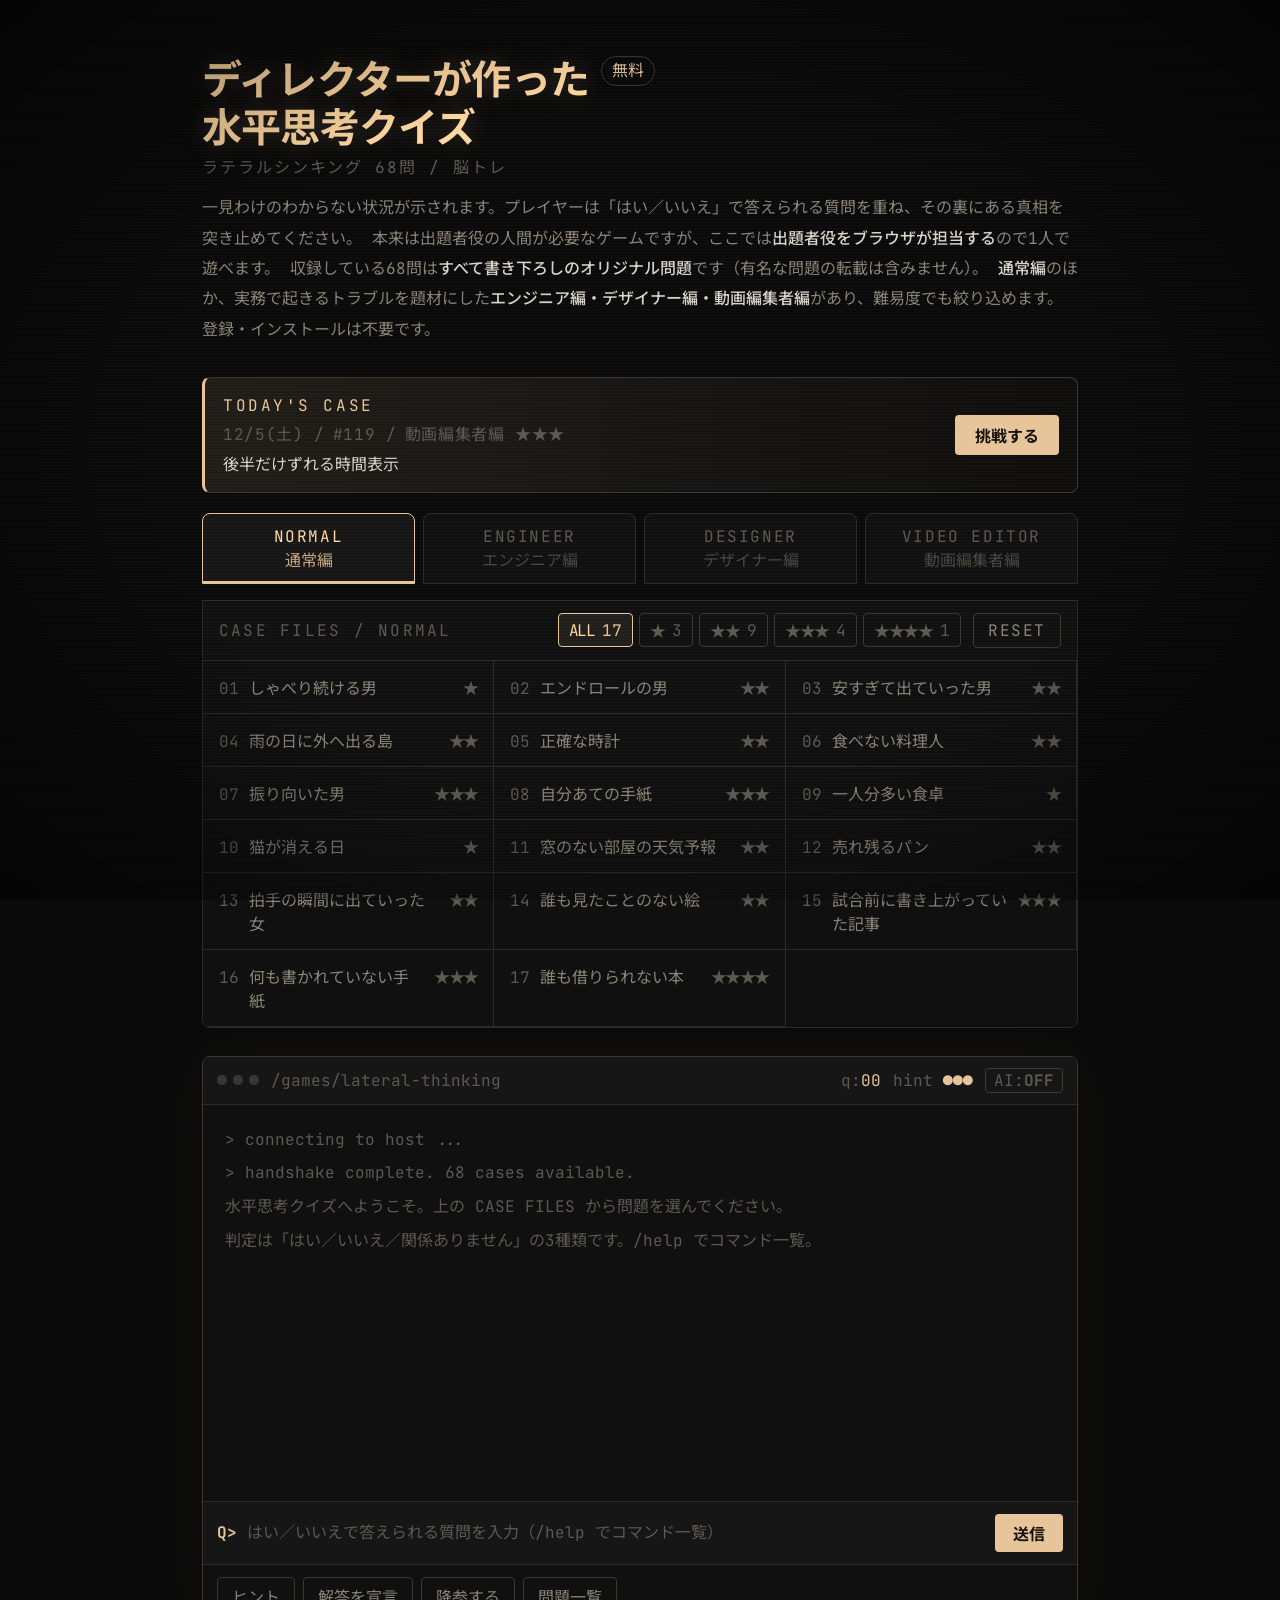
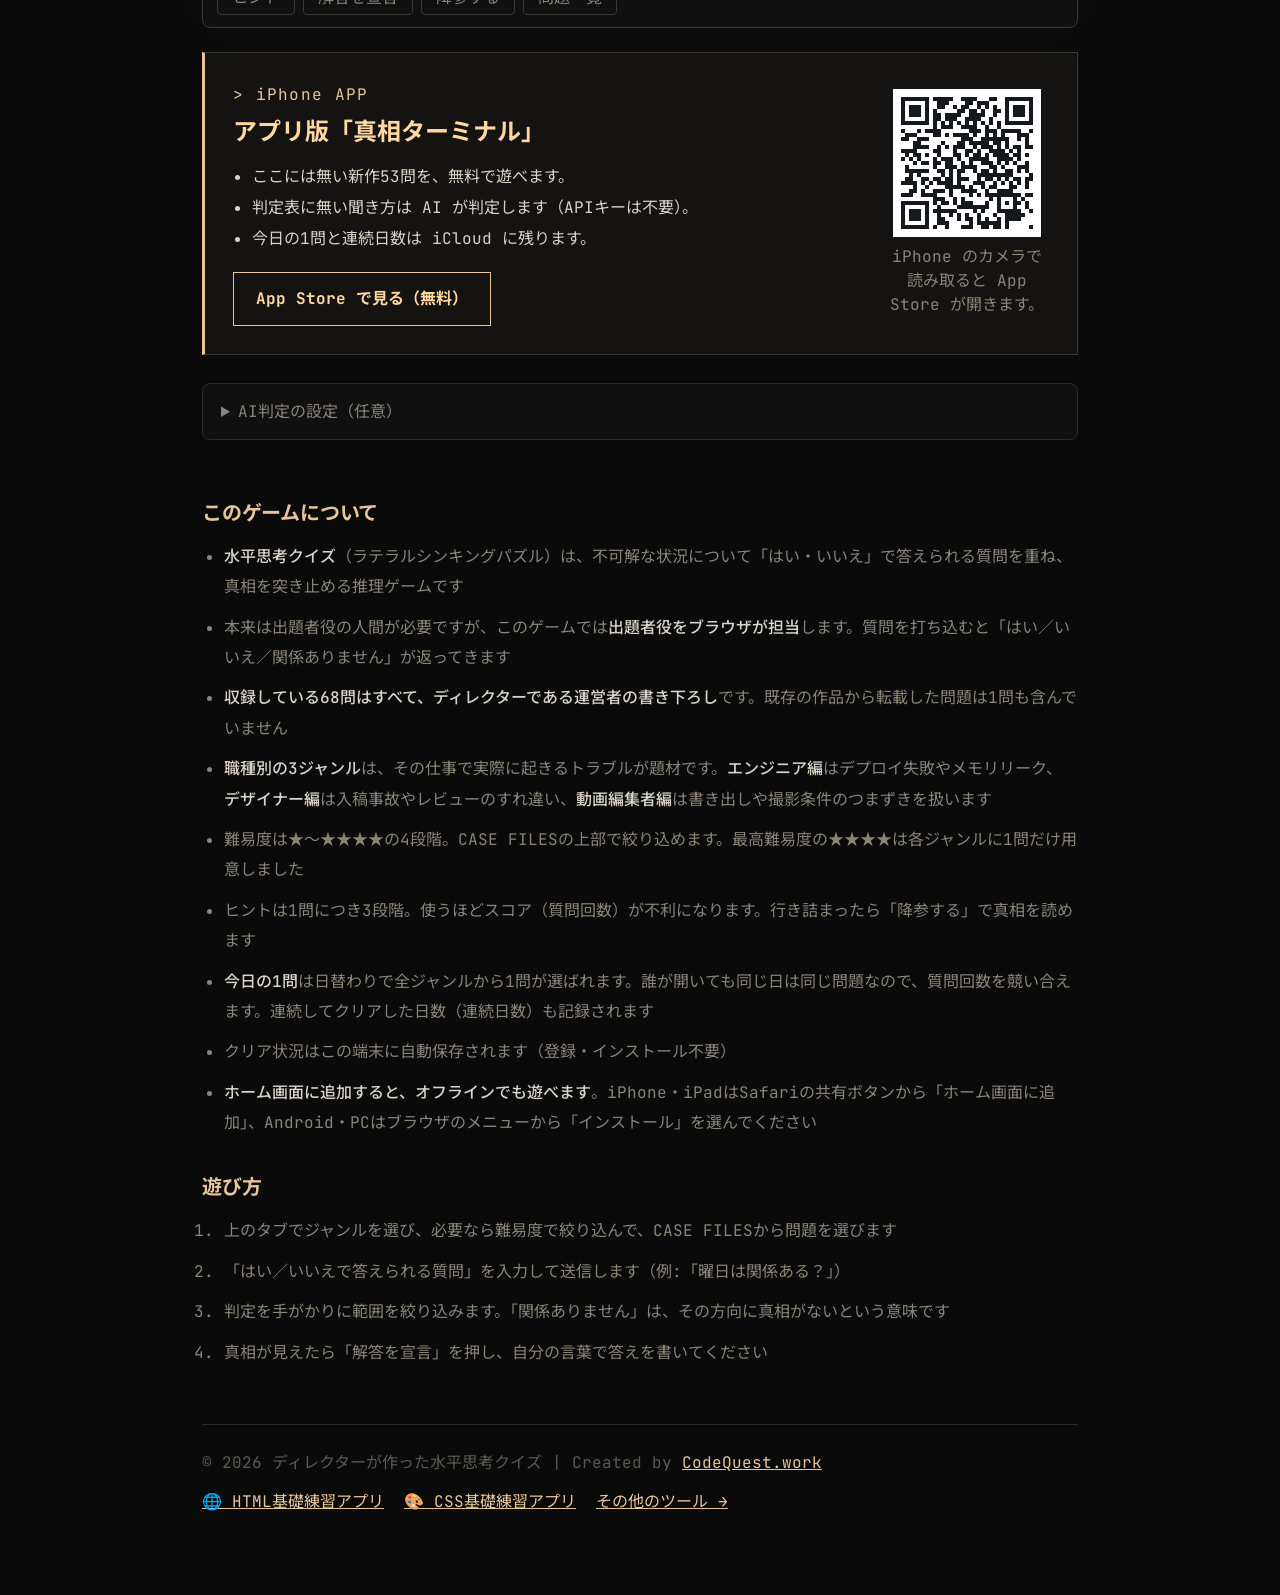
<file: lateral-thinking/index.html>
<!doctype html>
<html lang="ja">
<head>
<meta charset="UTF-8">
<meta name="viewport" content="width=device-width, initial-scale=1.0">
<meta name="apple-itunes-app" content="app-id=6831879553">
<title>ディレクターが作った水平思考クイズ｜脳トレになるラテラルシンキング68問</title>
<meta name="description" content="「はい／いいえ」で答えられる質問を重ね、一見不可解な状況の裏にある真相を突き止める脳トレです。出題者役はブラウザが担当するので1人で遊べます。通常編のほか、エンジニア・デザイナー・動画編集者の実務を題材にしたジャンルも収録。">
<link rel="canonical" href="https://codequest.work/games/lateral-thinking/">
<link rel="alternate" hreflang="ja" href="https://codequest.work/games/lateral-thinking/">
<link rel="alternate" hreflang="x-default" href="https://codequest.work/games/lateral-thinking/">
<meta name="robots" content="index, follow">

<meta property="og:type" content="website">
<meta property="og:site_name" content="CodeQuest.work">
<meta property="og:locale" content="ja_JP">
<meta property="og:title" content="ディレクターが作った水平思考クイズ｜脳トレになるラテラルシンキング68問">
<meta property="og:description" content="出題者役はブラウザが担当。質問を打ち込むと「はい／いいえ／関係ありません」が返ります。通常編・エンジニア編・デザイナー編・動画編集者編を各17問収録。">
<meta property="og:url" content="https://codequest.work/games/lateral-thinking/">
<meta property="og:image" content="https://codequest.work/games/lateral-thinking/assets/og.jpg?v=20261024">
<meta property="og:image:width" content="1200">
<meta property="og:image:height" content="630">
<meta property="og:image:alt" content="ディレクターが作った水平思考クイズ／ラテラルシンキング68問">

<meta name="twitter:card" content="summary_large_image">
<meta name="twitter:title" content="ディレクターが作った水平思考クイズ｜脳トレになるラテラルシンキング68問">
<meta name="twitter:description" content="質問を打ち込むと「はい／いいえ／関係ありません」が返る水平思考クイズ。通常編・エンジニア編・デザイナー編・動画編集者編を各17問収録した無料ゲームです。">
<meta name="twitter:image" content="https://codequest.work/games/lateral-thinking/assets/og.jpg?v=20261024">

<script type="application/ld+json">
{
  "@context": "https://schema.org",
  "@graph": [
    {
      "@type": "WebApplication",
      "name": "ディレクターが作った水平思考クイズ（68問）",
      "url": "https://codequest.work/games/lateral-thinking/",
      "description": "ディレクターが書き下ろした問題だけを収録した水平思考クイズ。出題者役をブラウザが担当し、プレイヤーの質問に「はい／いいえ／関係ありません」で答える。通常編・エンジニア編・デザイナー編・動画編集者編の4ジャンルを各17問収録。進捗の自動保存に対応。登録・インストール不要。",
      "applicationCategory": "GameApplication",
      "operatingSystem": "Web",
      "browserRequirements": "Requires JavaScript.",
      "inLanguage": "ja",
      "isAccessibleForFree": true,
      "offers": { "@type": "Offer", "price": "0", "priceCurrency": "JPY" },
      "creator": { "@type": "Organization", "name": "CodeQuest.work", "url": "https://codequest.work/" }
    },
    {
      "@type": "BreadcrumbList",
      "itemListElement": [
        { "@type": "ListItem", "position": 1, "name": "ホーム", "item": "https://codequest.work/" },
        { "@type": "ListItem", "position": 2, "name": "ディレクターが作った水平思考クイズ", "item": "https://codequest.work/games/lateral-thinking/" }
      ]
    },
    {
      "@type": "FAQPage",
      "mainEntity": [
        {
          "@type": "Question",
          "name": "水平思考クイズとはどんなゲームですか？",
          "acceptedAnswer": { "@type": "Answer", "text": "出題者が提示した一見不可解な状況について、プレイヤーが「はい」「いいえ」で答えられる質問を重ねて真相を突き止める推理ゲームです。ラテラルシンキングパズルとも呼ばれます。" }
        },
        {
          "@type": "Question",
          "name": "収録されているのは有名な問題ですか？",
          "acceptedAnswer": { "@type": "Answer", "text": "いいえ。収録している68問はすべて、ディレクターである運営者が書き下ろしたオリジナル問題です。既存の作品から転載した問題は含んでいません。エンジニア編・デザイナー編・動画編集者編は、それぞれの実務で実際に起きるトラブルを題材にしています。" }
        },
        {
          "@type": "Question",
          "name": "1人でも遊べますか？",
          "acceptedAnswer": { "@type": "Answer", "text": "遊べます。通常は出題者役の人間が必要ですが、このゲームでは出題者役をブラウザが担当するため、1人で質問を重ねて真相にたどり着けます。" }
        },
        {
          "@type": "Question",
          "name": "AIやアカウント登録は必要ですか？",
          "acceptedAnswer": { "@type": "Answer", "text": "不要です。判定は問題ごとに用意された判定表でおこなうため、AIをオフのままでも最後まで遊べます。より自由な質問に答えさせたい場合のみ、任意でAI判定を有効にできます。" }
        },
        {
          "@type": "Question",
          "name": "毎日1問だけ遊べますか？",
          "acceptedAnswer": { "@type": "Answer", "text": "「今日の1問」として日替わりの問題を用意しています。全ジャンルから日付ごとに1問が選ばれ、誰が開いても同じ日には同じ問題が出ます。連続してクリアした日数も記録されます。もちろん、それとは別に68問すべてを好きな順番で遊べます。" }
        },
        {
          "@type": "Question",
          "name": "オフラインでも遊べますか？",
          "acceptedAnswer": { "@type": "Answer", "text": "遊べます。一度読み込んだあとにホーム画面へ追加すると、アプリのように起動でき、インターネットに接続していない状態でも問題を解けます。iPhone・iPadはSafariの共有ボタンから「ホーム画面に追加」、Android・PCはブラウザのメニューから「インストール」を選んでください。" }
        }
      ]
    }
  ]
}
</script>

<script>
  (function(w,d,s,l,i){w[l]=w[l]||[];w[l].push({'gtm.start':new Date().getTime(),event:'gtm.js'});
  var f=d.getElementsByTagName(s)[0],j=d.createElement(s),dl=l!='dataLayer'?'&l='+l:'';
  j.async=true;j.src='https://www.googletagmanager.com/gtm.js?id='+i+dl;f.parentNode.insertBefore(j,f);
  })(window,document,'script','dataLayer','GTM-PT6PZ5N2');
</script>
<script>
  window.dataLayer = window.dataLayer || [];
  window.gtag = function () {
    var args = Array.prototype.slice.call(arguments);
    if (args[0] === "event") {
      args[2] = Object.assign({ send_to: "G-7Z6M3CJEV3" }, args[2]);
    }
    (function () { window.dataLayer.push(arguments); }).apply(null, args);
  };
</script>

<link rel="preconnect" href="https://fonts.googleapis.com">
<link rel="preconnect" href="https://fonts.gstatic.com" crossorigin>
<link href="https://fonts.googleapis.com/css2?family=Noto+Sans+JP:wght@400;500;700&family=JetBrains+Mono:wght@400;700&display=swap" rel="stylesheet">

<link rel="stylesheet" href="css/style.css?v=20261119a">

<link rel="manifest" href="manifest.json?v=20261119a">
<meta name="theme-color" content="#0a0a0a">
<meta name="mobile-web-app-capable" content="yes">
<meta name="apple-mobile-web-app-capable" content="yes">
<meta name="apple-mobile-web-app-status-bar-style" content="black">
<meta name="apple-mobile-web-app-title" content="水平思考クイズ">
<link rel="apple-touch-icon" href="assets/apple-touch-icon.png?v=20261119a">
<link rel="icon" href="assets/icon-192.png?v=20261119a" type="image/png">
<script async src="https://pagead2.googlesyndication.com/pagead/js/adsbygoogle.js?client=ca-pub-4871781946658288" crossorigin="anonymous"></script>
</head>
<body>
<noscript><iframe src="https://www.googletagmanager.com/ns.html?id=GTM-PT6PZ5N2"
height="0" width="0" style="display:none;visibility:hidden"></iframe></noscript>
<div class="wrap">
  <header class="site-head">
    <h1>ディレクターが作った<br>水平思考クイズ<span class="sub">ラテラルシンキング <span data-puzzle-count>68</span>問 / 脳トレ</span></h1>
    <span class="free">無料</span>
  </header>

  <p class="lead">
    一見わけのわからない状況が示されます。プレイヤーは「はい／いいえ」で答えられる質問を重ね、その裏にある真相を突き止めてください。
    本来は出題者役の人間が必要なゲームですが、ここでは<strong>出題者役をブラウザが担当する</strong>ので1人で遊べます。
    収録している<span data-puzzle-count>68</span>問は<strong>すべて書き下ろしのオリジナル問題</strong>です（有名な問題の転載は含みません）。
    <strong>通常編</strong>のほか、実務で起きるトラブルを題材にした<strong>エンジニア編・デザイナー編・動画編集者編</strong>があり、難易度でも絞り込めます。登録・インストールは不要です。
  </p>

  <section class="daily" id="dailyBanner" aria-label="今日の1問">
    <div class="daily-main">
      <span class="daily-label">TODAY'S CASE</span>
      <span class="daily-meta" id="dailyMeta"></span>
      <span class="daily-title" id="dailyTitle"></span>
    </div>
    <div class="daily-side">
      <span class="daily-streak" id="dailyStreak" hidden></span>
      <button type="button" class="daily-btn" id="dailyBtn">挑戦する</button>
    </div>
  </section>

  <div class="tabs" id="genreTabs" role="tablist" aria-label="ジャンル"></div>

  <div class="picker">
    <div class="picker-head">
      <span id="pickerLabel">CASE FILES</span>
      <div class="level-filter" id="levelFilter" role="group" aria-label="難易度で絞り込み"></div>
      <button type="button" class="ghost" id="resetProgressBtn" title="クリア状況をリセット">RESET</button>
    </div>
    <div class="case-list" id="caseList"></div>
    <p class="case-empty" id="caseEmpty" hidden>この難易度の問題はまだありません。</p>
  </div>

  <div class="terminal" id="terminal">
    <div class="term-bar">
      <span class="dots" aria-hidden="true"><i></i><i></i><i></i></span>
      <span class="term-title" id="termTitle">/games/lateral-thinking</span>
      <span class="term-meta">
        <span class="meta-item">q:<b id="qCount">00</b></span>
        <span class="meta-item" id="hintMeter" title="残りヒント">hint <b>●●●</b></span>
        <button type="button" class="ai-toggle" id="aiToggleBtn" aria-expanded="false">AI:<b id="aiState">OFF</b></button>
      </span>
    </div>

    <div class="term-body" id="log" role="log" aria-live="polite" aria-label="質問と判定の記録"></div>

    <form class="term-input" id="askForm" autocomplete="off">
      <label class="prompt" for="askInput" id="promptMark">Q&gt;</label>
      <input type="text" id="askInput" name="ask" placeholder="はい／いいえで答えられる質問を入力（/help でコマンド一覧）" aria-label="質問を入力">
      <button type="submit" class="send" id="sendBtn">送信</button>
    </form>

    <div class="term-actions">
      <button type="button" class="ghost" data-command="/hint">ヒント</button>
      <button type="button" class="ghost" data-command="/answer">解答を宣言</button>
      <button type="button" class="ghost" data-command="/giveup">降参する</button>
      <button type="button" class="ghost" data-command="/list">問題一覧</button>
    </div>
  </div>

  <aside class="app-cta" id="appCta" aria-labelledby="appCtaTitle">
    <div class="app-cta__body">
      <p class="app-cta__eyebrow">&gt; iPhone APP</p>
      <h2 class="app-cta__title" id="appCtaTitle">アプリ版「真相ターミナル」</h2>
      <ul class="app-cta__points">
        <li>ここには無い新作53問を、無料で遊べます。</li>
        <li>判定表に無い聞き方は AI が判定します（APIキーは不要）。</li>
        <li>今日の1問と連続日数は iCloud に残ります。</li>
      </ul>
      <a class="app-cta__btn" href="https://codequest.work/app/lateral-thinking/site" target="_blank" rel="noopener">App Store で見る（無料）</a>
    </div>
    <figure class="app-cta__qr">
      <img src="assets/qr-app.svg?v=20261119a" width="148" height="148" alt="App Store のアプリのページを開くQRコード" loading="lazy">
      <figcaption>iPhone のカメラで読み取ると App Store が開きます。</figcaption>
    </figure>
  </aside>

  <details class="settings" id="aiSettings">
    <summary>AI判定の設定（任意）</summary>
    <p class="settings-note">
      判定は問題ごとの判定表でおこなうため、<strong>AIをオフのままでも最後まで遊べます</strong>。
      判定表にない聞き方をしたときだけAIに回すのがこの設定です。真相と判定基準をAIに渡したうえで、
      「はい／いいえ／関係ありません」のいずれかだけを返させています。
      利用にはご自身のAPIキーが必要です。
    </p>
    <div class="settings-row">
      <label for="providerSelect">AIプロバイダ</label>
      <select id="providerSelect"></select>
    </div>
    <div class="settings-row" id="apiKeyRow" hidden>
      <label for="apiKeyInput">APIキー</label>
      <input type="password" id="apiKeyInput" placeholder="この端末にのみ保存されます" autocomplete="off">
      <a id="apiKeyLink" href="#" target="_blank" rel="noopener">キーの取得</a>
    </div>
    <p class="settings-note small">APIキーはこの端末のブラウザ内（localStorage）にのみ保存され、CodeQuest.workのサーバーには送信されません。</p>
  </details>

  <section class="about">
    <h2>このゲームについて</h2>
    <ul>
      <li><strong>水平思考クイズ</strong>（ラテラルシンキングパズル）は、不可解な状況について「はい・いいえ」で答えられる質問を重ね、真相を突き止める推理ゲームです</li>
      <li>本来は出題者役の人間が必要ですが、このゲームでは<strong>出題者役をブラウザが担当</strong>します。質問を打ち込むと「はい／いいえ／関係ありません」が返ってきます</li>
      <li><strong>収録している<span data-puzzle-count>68</span>問はすべて、ディレクターである運営者の書き下ろし</strong>です。既存の作品から転載した問題は1問も含んでいません</li>
      <li><strong>職種別の3ジャンル</strong>は、その仕事で実際に起きるトラブルが題材です。<strong>エンジニア編</strong>はデプロイ失敗やメモリリーク、<strong>デザイナー編</strong>は入稿事故やレビューのすれ違い、<strong>動画編集者編</strong>は書き出しや撮影条件のつまずきを扱います</li>
      <li>難易度は★〜★★★★の4段階。CASE FILESの上部で絞り込めます。最高難易度の★★★★は各ジャンルに1問だけ用意しました</li>
      <li>ヒントは1問につき3段階。使うほどスコア（質問回数）が不利になります。行き詰まったら「降参する」で真相を読めます</li>
      <li><strong>今日の1問</strong>は日替わりで全ジャンルから1問が選ばれます。誰が開いても同じ日は同じ問題なので、質問回数を競い合えます。連続してクリアした日数（連続日数）も記録されます</li>
      <li>クリア状況はこの端末に自動保存されます（登録・インストール不要）</li>
      <li><strong>ホーム画面に追加すると、オフラインでも遊べます</strong>。iPhone・iPadはSafariの共有ボタンから「ホーム画面に追加」、Android・PCはブラウザのメニューから「インストール」を選んでください</li>
    </ul>
    <h2>遊び方</h2>
    <ol>
      <li>上のタブでジャンルを選び、必要なら難易度で絞り込んで、CASE FILESから問題を選びます</li>
      <li>「はい／いいえで答えられる質問」を入力して送信します（例:「曜日は関係ある？」）</li>
      <li>判定を手がかりに範囲を絞り込みます。「関係ありません」は、その方向に真相がないという意味です</li>
      <li>真相が見えたら「解答を宣言」を押し、自分の言葉で答えを書いてください</li>
    </ol>
  </section>

  <footer>
    <span>&copy; <span class="cq-year">2026</span>
      <script>document.currentScript.previousElementSibling.textContent = new Date().getFullYear();</script>
      ディレクターが作った水平思考クイズ | Created by <a href="https://codequest.work/" target="_blank" rel="noopener">CodeQuest.work</a></span>
    <div class="footer-links">
      <a href="https://codequest.work/apps/html-basics/" target="_blank" rel="noopener">&#127760; HTML基礎練習アプリ</a>
      <a href="https://codequest.work/apps/css-basics/" target="_blank" rel="noopener">&#127912; CSS基礎練習アプリ</a>
      <a href="https://codequest.work/" target="_blank" rel="noopener">その他のツール &rarr;</a>
    </div>
  </footer>
</div>

<script type="module" src="js/main.js?v=20261119a"></script>
<script>
  if ("serviceWorker" in navigator) {
    window.addEventListener("load", function () {
      navigator.serviceWorker.register("sw.js").catch(function (error) {
        console.warn("Service Workerを登録できませんでした:", error);
      });
    });
  }
</script>
</body>
</html>
</file>
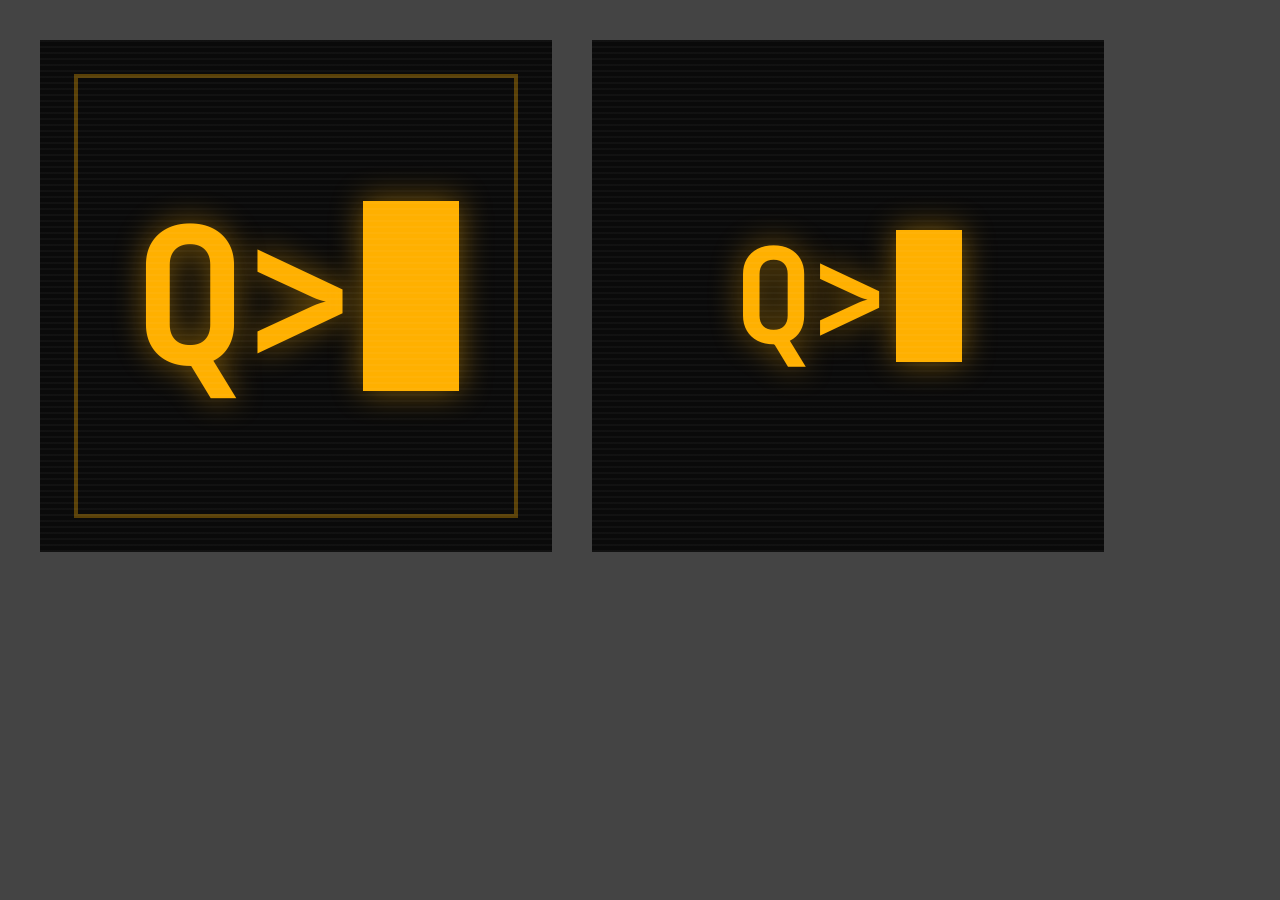
<file: lateral-thinking/assets/icon-template.html>
<!doctype html>
<html lang="ja">
<head>
<meta charset="UTF-8">
<title>アイコン書き出し用テンプレート</title>
<meta name="robots" content="noindex, nofollow">
<link rel="preconnect" href="https://fonts.googleapis.com">
<link rel="preconnect" href="https://fonts.gstatic.com" crossorigin>
<link href="https://fonts.googleapis.com/css2?family=JetBrains+Mono:wght@700&display=swap" rel="stylesheet">
<style>
  body {
    margin: 0;
    padding: 40px;
    background: #444;
    display: flex;
    gap: 40px;
    font-family: "JetBrains Mono", monospace;
  }
  .icon {
    width: 512px;
    height: 512px;
    background: #0a0a0a;
    display: flex;
    align-items: center;
    justify-content: center;
    position: relative;
    overflow: hidden;
  }
  .icon::after {
    content: "";
    position: absolute;
    inset: 0;
    background: repeating-linear-gradient(
      to bottom,
      rgba(255, 255, 255, 0.03) 0 2px,
      transparent 2px 6px
    );
  }
  .glyph {
    display: flex;
    align-items: center;
    gap: 10px;
    color: #ffb000;
    font-weight: 700;
    line-height: 1;
    letter-spacing: -0.02em;
    text-shadow: 0 0 32px rgba(255, 176, 0, 0.45);
  }
  .cursor {
    display: block;
    background: #ffb000;
    box-shadow: 0 0 32px rgba(255, 176, 0, 0.45);
  }

  #any .glyph { font-size: 190px; }
  #any .cursor { width: 96px; height: 190px; }
  #any .frame {
    position: absolute;
    inset: 34px;
    border: 4px solid rgba(255, 176, 0, 0.32);
  }

  #maskable .glyph { font-size: 132px; }
  #maskable .cursor { width: 66px; height: 132px; }
</style>
</head>
<body>
  <div class="icon" id="any">
    <div class="frame"></div>
    <div class="glyph">Q&gt;<span class="cursor"></span></div>
  </div>

  <div class="icon" id="maskable">
    <div class="glyph">Q&gt;<span class="cursor"></span></div>
  </div>
</body>
</html>
</file>
<file: lateral-thinking/css/style.css>
@charset "UTF-8";


:root {
  --bg: #0a0a0a;
  --panel: #101010;
  --panel-2: #161616;
  --border: #2a2a2a;
  --border-bright: #3a3733;

  --text: #d8d2c8;
  --text-dim: #8a8377;
  --text-faint: #5d5850;

  --amber: #e7c59a;
  --amber-bright: #ffd7a0;

  --yes: #7ee787;
  --no: #ff7b72;
  --irrelevant: #6e7681;
  --uncertain: #d9b25f;

  --mono: "JetBrains Mono", "Noto Sans JP", ui-monospace, SFMono-Regular, Menlo, monospace;
  --radius: 8px;
}

* { box-sizing: border-box; }

body {
  margin: 0;
  background: var(--bg);
  color: var(--text);
  font-family: var(--mono);
  font-size: 16px;
  line-height: 1.7;
  -webkit-font-smoothing: antialiased;
}

body::before,
body::after {
  content: "";
  position: fixed;
  inset: 0;
  pointer-events: none;
  z-index: 100;
}
body::before {
  background: repeating-linear-gradient(
    to bottom,
    rgba(255, 255, 255, 0.022) 0 1px,
    transparent 1px 3px
  );
}
body::after {
  background: radial-gradient(ellipse at center, transparent 55%, rgba(0, 0, 0, 0.55) 100%);
}

.wrap {
  max-width: 940px;
  margin: 0 auto;
  padding: clamp(24px, 5vw, 56px) clamp(16px, 4vw, 32px) 80px;
}

a { color: var(--amber); }
a:hover { color: var(--amber-bright); }

.site-head {
  display: flex;
  align-items: center;
  gap: 12px;
  flex-wrap: wrap;
  margin-bottom: 16px;
}
.site-head h1 {
  margin: 0;
  font-size: clamp(26px, 5vw, 40px);
  font-weight: 700;
  letter-spacing: -0.02em;
  line-height: 1.2;
  color: var(--amber-bright);
  text-shadow: 0 0 24px rgba(231, 197, 154, 0.25);
}
.site-head h1 .sub {
  display: block;
  margin-top: 6px;
  font-size: 16px;
  font-weight: 400;
  letter-spacing: 0.12em;
  color: var(--text-faint);
  text-shadow: none;
}
.free {
  align-self: flex-start;
  border: 1px solid var(--border-bright);
  color: var(--amber);
  padding: 2px 10px;
  border-radius: 999px;
  font-size: 16px;
  line-height: 1.5;
}

.lead {
  margin: 0 0 32px;
  color: var(--text-dim);
  font-size: 16px;
  line-height: 1.9;
}
.lead strong { color: var(--text); font-weight: 500; }

.daily {
  display: flex;
  align-items: center;
  flex-wrap: wrap;
  gap: 12px 16px;
  margin-bottom: 20px;
  padding: 14px 18px;
  background: linear-gradient(90deg, rgba(231, 197, 154, 0.1), rgba(231, 197, 154, 0.02));
  border: 1px solid var(--border-bright);
  border-left: 3px solid var(--amber);
  border-radius: var(--radius);
}
.daily-main {
  display: flex;
  flex-direction: column;
  gap: 2px;
  min-width: 0;
}
.daily-label {
  font-size: 16px;
  letter-spacing: 0.16em;
  color: var(--amber);
}
.daily-meta {
  display: flex;
  flex-wrap: wrap;
  gap: 0 8px;
  font-size: 16px;
  letter-spacing: 0.04em;
  color: var(--text-faint);
}
.daily-meta > span { white-space: nowrap; }
.daily-meta > span:not(:last-child)::after { content: " /"; }
.daily-title {
  font-size: 16px;
  color: var(--text);
}
.daily-side {
  display: flex;
  align-items: center;
  gap: 12px;
  margin-left: auto;
}
.daily-streak {
  font-size: 16px;
  color: var(--amber-bright);
  white-space: nowrap;
}
.daily-streak[hidden] { display: none; }
.daily-btn {
  appearance: none;
  cursor: pointer;
  flex: none;
  background: var(--amber);
  color: #16120c;
  border: none;
  border-radius: 4px;
  font-family: inherit;
  font-size: 16px;
  font-weight: 700;
  padding: 8px 20px;
  transition: background 0.15s;
}
.daily-btn:hover { background: var(--amber-bright); }

.daily.is-cleared { border-left-color: var(--yes); }
.daily.is-cleared .daily-label { color: var(--yes); }
.daily.is-cleared .daily-btn {
  background: transparent;
  border: 1px solid var(--border-bright);
  color: var(--text-dim);
  font-weight: 400;
}
.daily.is-cleared .daily-btn:hover { color: var(--amber); border-color: var(--amber); }

.tabs {
  display: grid;
  grid-template-columns: repeat(auto-fit, minmax(140px, 1fr));
  gap: 8px;
  margin-bottom: 16px;
}
.tab {
  min-width: 0;
  appearance: none;
  cursor: pointer;
  background: var(--panel);
  border: 1px solid var(--border);
  border-radius: var(--radius) var(--radius) 0 0;
  color: var(--text-faint);
  font-family: inherit;
  font-size: 16px;
  letter-spacing: 0.1em;
  padding: 12px 16px;
  transition: color 0.15s, border-color 0.15s, background 0.15s;
}
.tab span {
  display: block;
  font-size: 16px;
  letter-spacing: 0;
  color: inherit;
  opacity: 0.75;
}
.tab:hover { color: var(--text-dim); border-color: var(--border-bright); }
.tab.is-active {
  color: var(--amber-bright);
  border-color: var(--amber);
  background: var(--panel-2);
  box-shadow: inset 0 -2px 0 var(--amber);
}

.picker {
  border: 1px solid var(--border);
  border-radius: 0 0 var(--radius) var(--radius);
  background: var(--panel);
  margin-bottom: 28px;
}
.picker-head {
  display: flex;
  align-items: center;
  justify-content: space-between;
  flex-wrap: wrap;
  gap: 12px;
  padding: 12px 16px;
  border-bottom: 1px solid var(--border);
  color: var(--text-faint);
  font-size: 16px;
  letter-spacing: 0.14em;
}
.picker-head .ghost { white-space: nowrap; letter-spacing: 0.1em; }

.level-filter {
  display: flex;
  flex-wrap: wrap;
  gap: 6px;
  margin-left: auto;
}
.level-chip {
  appearance: none;
  cursor: pointer;
  background: transparent;
  border: 1px solid var(--border-bright);
  border-radius: 4px;
  color: var(--text-faint);
  font-family: inherit;
  font-size: 16px;
  letter-spacing: -0.1em;
  padding: 4px 10px;
  display: inline-flex;
  align-items: center;
  gap: 8px;
  transition: color 0.15s, border-color 0.15s, background 0.15s;
}
.level-chip i {
  font-style: normal;
  letter-spacing: 0;
  color: var(--text-faint);
  font-size: 16px;
}
.level-chip:hover { color: var(--text-dim); border-color: var(--text-faint); }
.level-chip.is-active {
  color: var(--amber-bright);
  border-color: var(--amber);
  background: rgba(231, 197, 154, 0.08);
}
.level-chip.is-active i { color: var(--amber); }

.case-empty {
  margin: 0;
  padding: 24px 16px;
  color: var(--text-faint);
  text-align: center;
}
.case-list {
  display: grid;
  grid-template-columns: repeat(auto-fill, minmax(260px, 1fr));
  background: var(--panel);
  border-radius: 0 0 var(--radius) var(--radius);
  overflow: hidden;
}
.case {
  appearance: none;
  cursor: pointer;
  text-align: left;
  background: var(--panel);
  border: none;
  border-right: 1px solid var(--border);
  border-bottom: 1px solid var(--border);
  color: var(--text-dim);
  font-family: inherit;
  font-size: 16px;
  padding: 14px 16px;
  display: flex;
  align-items: baseline;
  gap: 10px;
  transition: background 0.15s, color 0.15s;
}
.case:hover { background: var(--panel-2); color: var(--text); }
.case.is-current { background: var(--panel-2); color: var(--amber-bright); }
.case-no { color: var(--text-faint); }
.case.is-current .case-no { color: var(--amber); }
.case-title { flex: 1 1 auto; }
.case-level { color: var(--text-faint); letter-spacing: -0.1em; }
.case-flag { color: var(--yes); }

.terminal {
  border: 1px solid var(--border-bright);
  border-radius: var(--radius);
  background: var(--panel);
  overflow: hidden;
  box-shadow: 0 0 60px rgba(231, 197, 154, 0.05);
}
.term-bar {
  display: flex;
  align-items: center;
  gap: 12px;
  padding: 10px 14px;
  background: var(--panel-2);
  border-bottom: 1px solid var(--border);
  font-size: 16px;
  color: var(--text-faint);
}
.dots { display: flex; gap: 6px; }
.dots i {
  width: 10px;
  height: 10px;
  border-radius: 50%;
  background: var(--border-bright);
}
.term-title {
  flex: 1 1 auto;
  overflow: hidden;
  text-overflow: ellipsis;
  white-space: nowrap;
}
.term-meta { display: flex; align-items: center; gap: 12px; }
.meta-item b { color: var(--amber); font-weight: 400; }
.ai-toggle {
  appearance: none;
  cursor: pointer;
  background: transparent;
  border: 1px solid var(--border-bright);
  border-radius: 4px;
  color: var(--text-faint);
  font-family: inherit;
  font-size: 16px;
  padding: 1px 8px;
}
.ai-toggle:hover { border-color: var(--amber); color: var(--amber); }
.ai-toggle b { font-weight: 700; }
.ai-toggle.is-on { border-color: var(--yes); color: var(--yes); }
.ai-toggle.is-warn { border-color: var(--uncertain); color: var(--uncertain); }

.term-body {
  min-height: 44vh;
  max-height: 62vh;
  overflow-y: auto;
  overflow-wrap: break-word;
  padding: 20px clamp(14px, 3vw, 22px);
  font-size: 16px;
  line-height: 1.85;
  scrollbar-width: thin;
  scrollbar-color: var(--border-bright) transparent;
}
.term-body::-webkit-scrollbar { width: 10px; }
.term-body::-webkit-scrollbar-thumb { background: var(--border-bright); border-radius: 99px; }

.line { margin: 0 0 4px; }
.line.sys { color: var(--text-faint); }
.line.gap { height: 12px; }
.line.q { color: var(--text); }
.line.q .mark { color: var(--amber); margin-right: 8px; }
.line.note { color: var(--text-dim); padding-left: 24px; }
.line.hint {
  color: var(--uncertain);
  border-left: 2px solid var(--uncertain);
  padding: 2px 0 2px 14px;
  margin: 8px 0;
}
.line.error { color: var(--no); }
.line.solved {
  color: var(--yes);
  font-weight: 700;
  letter-spacing: 0.24em;
  text-shadow: 0 0 18px rgba(126, 231, 135, 0.5);
  margin: 14px 0 6px;
}

.puzzle-block {
  border: 1px solid var(--border-bright);
  border-left: 3px solid var(--amber);
  background: var(--panel-2);
  padding: 16px 18px;
  margin: 10px 0 18px;
  color: var(--text);
  line-height: 1.9;
}
.puzzle-block .case-label {
  display: block;
  color: var(--text-faint);
  letter-spacing: 0.14em;
  margin-bottom: 8px;
}

.verdict {
  display: inline-block;
  font-weight: 700;
  letter-spacing: 0.08em;
  padding-left: 24px;
}
.verdict.is-yes { color: var(--yes); text-shadow: 0 0 14px rgba(126, 231, 135, 0.45); }
.verdict.is-no { color: var(--no); text-shadow: 0 0 14px rgba(255, 123, 114, 0.35); }
.verdict.is-irrelevant { color: var(--irrelevant); }
.verdict.is-uncertain { color: var(--uncertain); }
.verdict.is-unknown { color: var(--text-faint); }
.verdict .src { font-weight: 400; letter-spacing: 0; color: var(--text-faint); margin-left: 10px; }

.truth-block {
  border: 1px solid var(--amber);
  background: rgba(231, 197, 154, 0.06);
  padding: 16px 18px;
  margin: 14px 0;
  color: var(--text);
  line-height: 1.9;
}
.truth-block .truth-label {
  display: block;
  color: var(--amber);
  letter-spacing: 0.14em;
  margin-bottom: 8px;
}
.result {
  margin: 14px 0;
  padding: 14px 18px;
  border: 1px dashed var(--border-bright);
  color: var(--text-dim);
}
.result b { color: var(--amber-bright); font-weight: 700; }

.daily-result {
  margin: 0 0 10px;
  color: var(--amber-bright);
}

.share-row {
  display: flex;
  align-items: center;
  flex-wrap: wrap;
  gap: 8px;
  margin: 6px 0 14px;
}
.share-label {
  color: var(--text-faint);
  letter-spacing: 0.14em;
  margin-right: 4px;
}
.share-btn {
  appearance: none;
  cursor: pointer;
  display: inline-block;
  background: transparent;
  border: 1px solid var(--border-bright);
  border-radius: 4px;
  color: var(--text-dim);
  font-family: inherit;
  font-size: 16px;
  line-height: 1.4;
  padding: 5px 14px;
  text-decoration: none;
  transition: color 0.15s, border-color 0.15s;
}
.share-btn:hover {
  color: var(--amber-bright);
  border-color: var(--amber);
}
.app-row {
  margin: 0 0 14px;
  color: var(--text-dim);
}

.app-cta {
  display: grid;
  grid-template-columns: 1fr auto;
  gap: 20px 32px;
  align-items: center;
  margin: 24px 0;
  padding: clamp(20px, 3vw, 28px);
  border: 1px solid var(--border-bright);
  border-left: 3px solid var(--amber);
  background: rgba(231, 197, 154, 0.05);
}
.app-cta__eyebrow {
  color: var(--amber);
  margin: 0 0 4px;
  letter-spacing: 0.08em;
}
.app-cta__title {
  font-size: clamp(20px, 2.6vw, 24px);
  margin: 0 0 10px;
  color: var(--amber-bright);
}
.app-cta__points {
  margin: 0 0 20px;
  padding-left: 1.2em;
  display: grid;
  gap: 4px;
}
.app-cta__btn {
  display: inline-block;
  padding: 12px 22px;
  border: 1px solid var(--amber);
  color: var(--amber-bright);
  text-decoration: none;
  font-weight: 700;
  transition: background 0.15s, color 0.15s;
}
.app-cta__btn:hover {
  background: var(--amber);
  color: var(--bg);
}
.app-cta__qr {
  margin: 0;
  width: 164px;
  text-align: center;
}
.app-cta__qr img {
  display: block;
  width: 148px;
  height: 148px;
  margin: 0 auto 8px;
}
.app-cta__qr figcaption {
  color: var(--text-dim);
  line-height: 1.5;
}
@media (max-width: 768px), not all and (hover: hover) and (pointer: fine) {
  .app-cta { grid-template-columns: 1fr; }
  .app-cta__qr { display: none; }
  .app-cta__btn { display: block; text-align: center; }
}

.caret {
  display: inline-block;
  width: 9px;
  height: 1.1em;
  vertical-align: text-bottom;
  background: var(--amber);
  animation: blink 1.1s steps(1) infinite;
}
@keyframes blink { 50% { opacity: 0; } }

.term-input {
  display: flex;
  align-items: center;
  gap: 10px;
  padding: 12px 14px;
  border-top: 1px solid var(--border);
  background: var(--panel-2);
}
.prompt {
  color: var(--amber);
  font-weight: 700;
  flex: none;
}
.term-input.is-answer .prompt { color: var(--yes); }
#askInput {
  flex: 1 1 auto;
  min-width: 0;
  background: transparent;
  border: none;
  outline: none;
  color: var(--text);
  font-family: inherit;
  font-size: 16px;
  caret-color: var(--amber);
  padding: 6px 0;
}
#askInput::placeholder { color: var(--text-faint); }
.send {
  appearance: none;
  cursor: pointer;
  flex: none;
  background: var(--amber);
  color: #16120c;
  border: none;
  border-radius: 4px;
  font-family: inherit;
  font-size: 16px;
  font-weight: 700;
  padding: 7px 18px;
  transition: background 0.15s;
}
.send:hover { background: var(--amber-bright); }
.send:disabled { opacity: 0.45; cursor: not-allowed; }

.term-actions {
  display: flex;
  flex-wrap: wrap;
  gap: 8px;
  padding: 12px 14px;
  border-top: 1px solid var(--border);
}
.ghost {
  appearance: none;
  cursor: pointer;
  background: transparent;
  border: 1px solid var(--border-bright);
  border-radius: 4px;
  color: var(--text-dim);
  font-family: inherit;
  font-size: 16px;
  padding: 6px 14px;
  transition: color 0.15s, border-color 0.15s;
}
.ghost:hover { color: var(--amber); border-color: var(--amber); }

.settings {
  margin: 28px 0 0;
  border: 1px solid var(--border);
  border-radius: var(--radius);
  background: var(--panel);
  padding: 14px 18px;
}
.settings > summary {
  cursor: pointer;
  color: var(--text-dim);
  font-size: 16px;
}
.settings > summary:hover { color: var(--amber); }
.settings-note {
  color: var(--text-dim);
  line-height: 1.9;
  margin: 14px 0;
}
.settings-note.small { color: var(--text-faint); }
.settings-note strong { color: var(--text); font-weight: 500; }
.settings-row {
  display: flex;
  align-items: center;
  flex-wrap: wrap;
  gap: 10px;
  margin: 12px 0;
}
.settings-row[hidden] { display: none; }
.settings-row label { color: var(--text-dim); min-width: 120px; }
.settings-row select,
.settings-row input {
  flex: 1 1 240px;
  min-width: 0;
  background: var(--bg);
  border: 1px solid var(--border-bright);
  border-radius: 4px;
  color: var(--text);
  font-family: inherit;
  font-size: 16px;
  padding: 8px 10px;
}
.settings-row select:focus,
.settings-row input:focus { outline: 1px solid var(--amber); }

.about {
  margin-top: 56px;
  color: var(--text-dim);
}
.about h2 {
  font-size: 20px;
  font-weight: 700;
  letter-spacing: -0.01em;
  color: var(--amber);
  margin: 32px 0 12px;
}
.about ul,
.about ol { padding-left: 1.4em; margin: 0; }
.about li { margin-bottom: 10px; line-height: 1.9; }
.about strong { color: var(--text); font-weight: 500; }

footer {
  margin-top: 56px;
  padding-top: 24px;
  border-top: 1px solid var(--border);
  display: flex;
  justify-content: flex-start;
  flex-wrap: wrap;
  gap: 12px 24px;
  color: var(--text-faint);
}
.footer-links { display: flex; flex-wrap: wrap; gap: 12px 20px; }

.footer-ad {
  position: fixed;
  right: 0;
  bottom: 0;
  z-index: 90;
  display: flex;
  flex-direction: column;
  align-items: center;
  gap: 2px;
  padding: 0;
  width: 300px;
  overflow: hidden;
  background: transparent;
  border: none;
  box-shadow: none;
}
.footer-ad.is-closed { display: none; }
.ad-widget__head {
  display: flex;
  align-items: center;
  justify-content: space-between;
  width: 100%;
  position: relative;
  z-index: 1;
}
.ad-widget__label {
  color: #64748b;
  font-size: 12px;
  letter-spacing: 0.04em;
  background: #f1f5f9;
  padding: 2px 8px;
  border-radius: 999px;
}
.ad-widget__close {
  appearance: none;
  border: none;
  background: #f1f5f9;
  color: #64748b;
  width: 18px;
  height: 18px;
  border-radius: 50%;
  font-size: 12px;
  line-height: 1;
  cursor: pointer;
  display: flex;
  align-items: center;
  justify-content: center;
  transition: background 0.2s, color 0.2s;
}
.ad-widget__close:hover { background: #e2e8f0; color: #1e293b; }
.footer-ad ins.adsbygoogle { display: block; width: 300px; height: 250px; }

@media screen and (max-width: 768px) {
  .footer-ad {
    position: static;
    align-self: center;
    margin: 24px auto 0;
    gap: 0;
    padding: 0;
    background: none;
    border: none;
    border-radius: 0;
    box-shadow: none;
    z-index: auto;
  }
  .footer-ad.is-closed { display: flex; }
  .ad-widget__head { display: none; }
  .footer-ad ins.adsbygoogle { width: 300px; height: 250px; }
}

@media screen and (max-width: 640px) {
  .term-body { min-height: 50vh; max-height: 58vh; }
  .case-list { grid-template-columns: 1fr; }
  .picker-head { letter-spacing: 0.04em; }
  .picker-genre { display: none; }
  #pickerLabel { order: 1; }
  .picker-head .ghost { order: 2; }
  .level-filter { order: 3; width: 100%; margin-left: 0; }
  .term-title { display: none; }
  .term-meta { gap: 10px; margin-left: auto; }
  .send { padding: 7px 14px; }
  .daily-side { width: 100%; margin-left: 0; }
  .daily-btn { flex: 1 1 auto; }
}

@media (prefers-reduced-motion: reduce) {
  .caret { animation: none; }
  body::before { display: none; }
  * { transition: none !important; }
}
</file>
